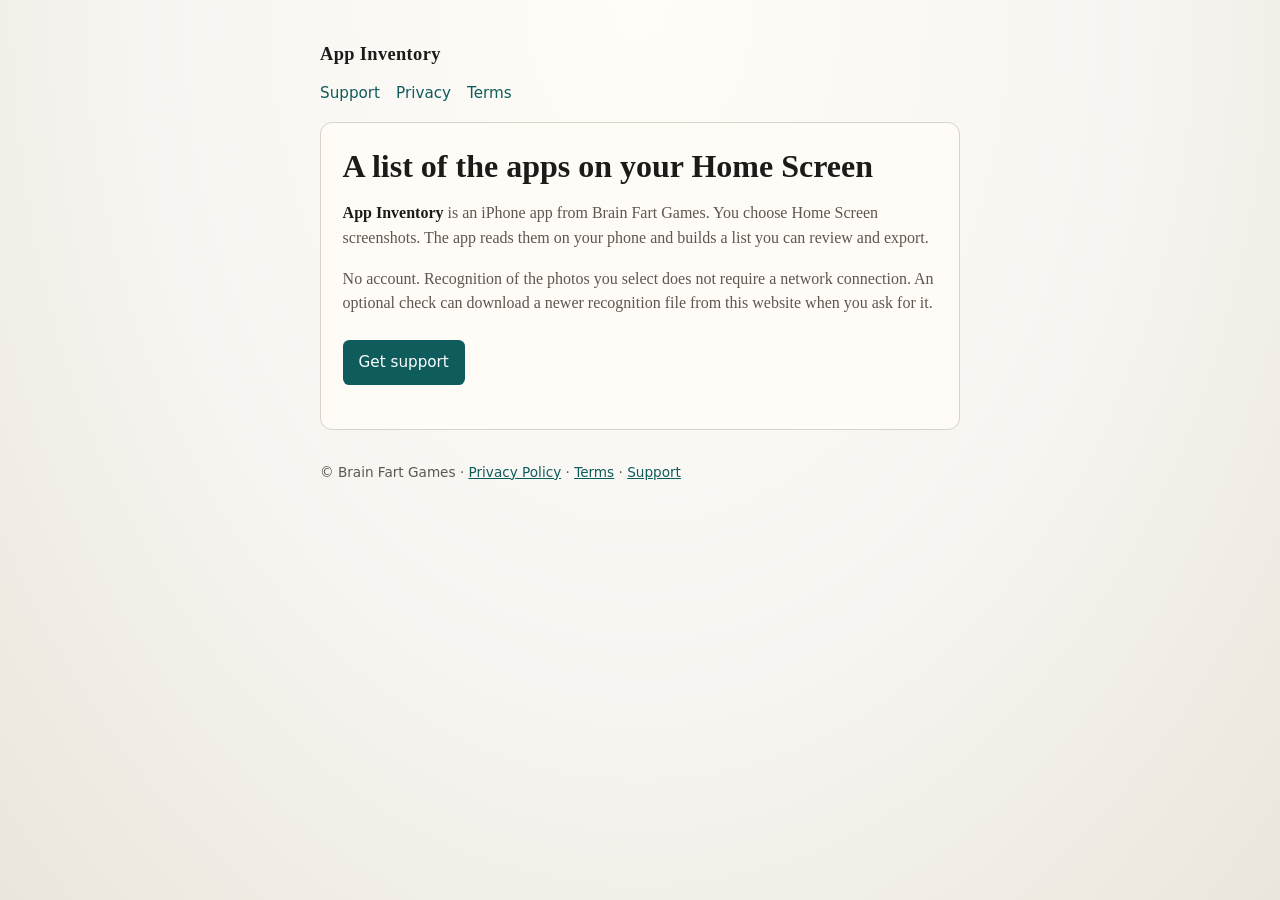
<file: index.html>
<!DOCTYPE html>
<html lang="en">
<head>
  <meta charset="utf-8">
  <meta name="viewport" content="width=device-width, initial-scale=1">
  <title>App Inventory</title>
  <meta name="description" content="App Inventory — an iPhone app that lists apps from Home Screen screenshots you choose.">
  <link rel="stylesheet" href="styles.css">
</head>
<body>
  <header>
    <a class="brand" href="index.html">App Inventory</a>
    <nav aria-label="Primary">
      <a href="support.html">Support</a>
      <a href="privacy.html">Privacy</a>
      <a href="terms.html">Terms</a>
    </nav>
  </header>
  <main>
    <h1>A list of the apps on your Home Screen</h1>
    <p>
      <strong>App Inventory</strong> is an iPhone app from Brain Fart Games.
      You choose Home Screen screenshots. The app reads them on your phone
      and builds a list you can review and export.
    </p>
    <p>
      No account. Recognition of the photos you select does not require a
      network connection. An optional check can download a newer recognition
      file from this website when you ask for it.
    </p>
    <p>
      <a class="cta" href="support.html">Get support</a>
    </p>
  </main>
  <footer>
    <p>© Brain Fart Games · <a href="privacy.html">Privacy Policy</a> · <a href="terms.html">Terms</a> · <a href="support.html">Support</a></p>
  </footer>
</body>
</html>
</file>
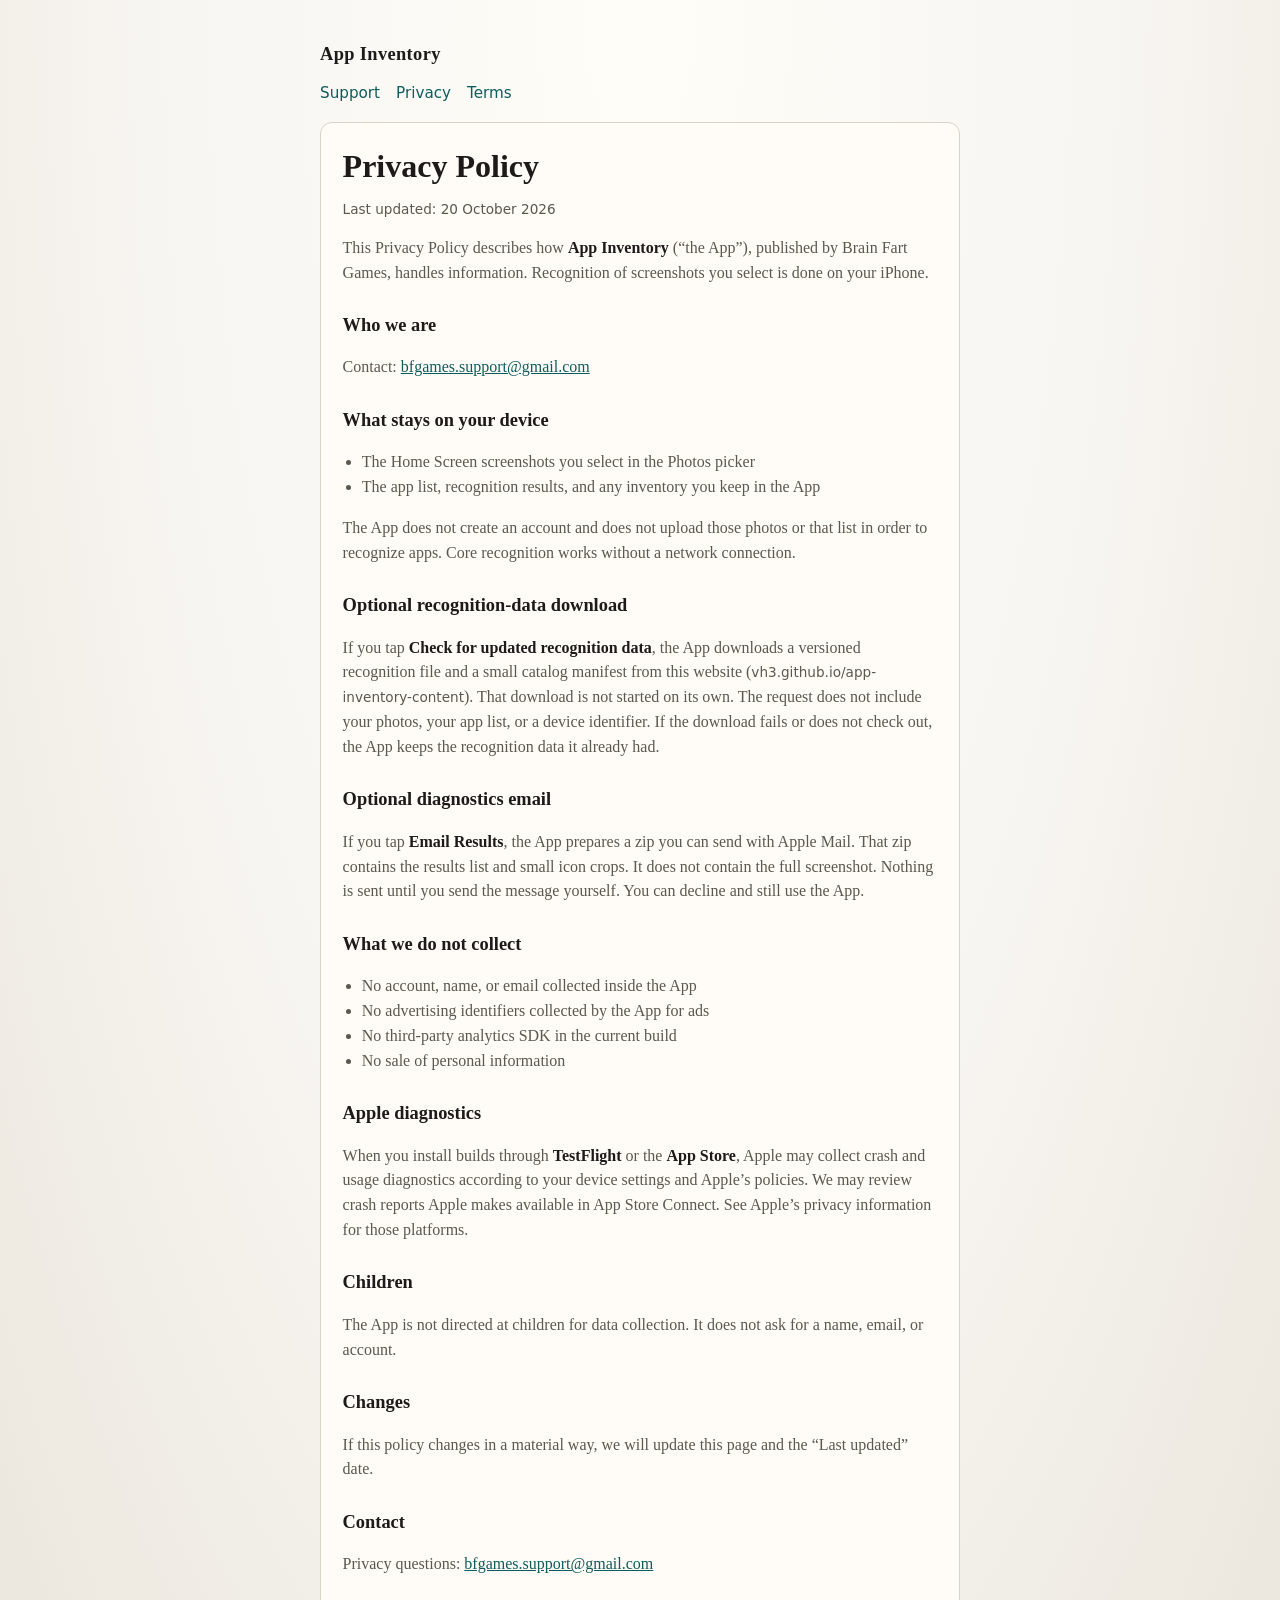
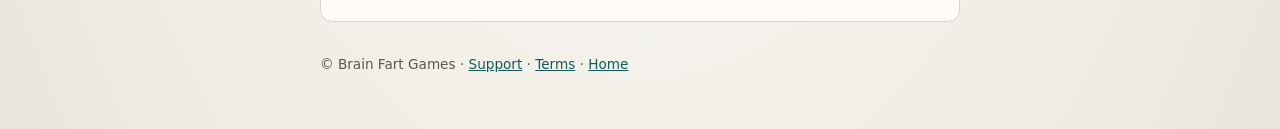
<file: privacy.html>
<!DOCTYPE html>
<html lang="en">
<head>
  <meta charset="utf-8">
  <meta name="viewport" content="width=device-width, initial-scale=1">
  <title>Privacy Policy — App Inventory</title>
  <meta name="description" content="Privacy Policy for the App Inventory iPhone app.">
  <link rel="stylesheet" href="styles.css">
</head>
<body>
  <header>
    <a class="brand" href="index.html">App Inventory</a>
    <nav aria-label="Primary">
      <a href="support.html">Support</a>
      <a href="privacy.html" aria-current="page">Privacy</a>
      <a href="terms.html">Terms</a>
    </nav>
  </header>
  <main>
    <h1>Privacy Policy</h1>
    <p class="meta">Last updated: 20 October 2026</p>
    <p>
      This Privacy Policy describes how <strong>App Inventory</strong>
      (“the App”), published by Brain Fart Games, handles information.
      Recognition of screenshots you select is done on your iPhone.
    </p>

    <h2>Who we are</h2>
    <p>
      Contact:
      <a href="mailto:bfgames.support@gmail.com">bfgames.support@gmail.com</a>
    </p>

    <h2>What stays on your device</h2>
    <ul>
      <li>The Home Screen screenshots you select in the Photos picker</li>
      <li>The app list, recognition results, and any inventory you keep in the App</li>
    </ul>
    <p>
      The App does not create an account and does not upload those photos
      or that list in order to recognize apps. Core recognition works
      without a network connection.
    </p>

    <h2>Optional recognition-data download</h2>
    <p>
      If you tap <strong>Check for updated recognition data</strong>, the App
      downloads a versioned recognition file and a small catalog manifest
      from this website (<span class="meta">vh3.github.io/app-inventory-content</span>).
      That download is not started on its own. The request does not include
      your photos, your app list, or a device identifier. If the download
      fails or does not check out, the App keeps the recognition data it
      already had.
    </p>

    <h2>Optional diagnostics email</h2>
    <p>
      If you tap <strong>Email Results</strong>, the App prepares a zip you
      can send with Apple Mail. That zip contains the results list and small
      icon crops. It does not contain the full screenshot. Nothing is sent
      until you send the message yourself. You can decline and still use
      the App.
    </p>

    <h2>What we do not collect</h2>
    <ul>
      <li>No account, name, or email collected inside the App</li>
      <li>No advertising identifiers collected by the App for ads</li>
      <li>No third-party analytics SDK in the current build</li>
      <li>No sale of personal information</li>
    </ul>

    <h2>Apple diagnostics</h2>
    <p>
      When you install builds through <strong>TestFlight</strong> or the
      <strong>App Store</strong>, Apple may collect crash and usage diagnostics
      according to your device settings and Apple’s policies. We may review
      crash reports Apple makes available in App Store Connect. See Apple’s
      privacy information for those platforms.
    </p>

    <h2>Children</h2>
    <p>
      The App is not directed at children for data collection. It does not
      ask for a name, email, or account.
    </p>

    <h2>Changes</h2>
    <p>
      If this policy changes in a material way, we will update this page
      and the “Last updated” date.
    </p>

    <h2>Contact</h2>
    <p>
      Privacy questions:
      <a href="mailto:bfgames.support@gmail.com">bfgames.support@gmail.com</a>
    </p>
  </main>
  <footer>
    <p>© Brain Fart Games · <a href="support.html">Support</a> · <a href="terms.html">Terms</a> · <a href="index.html">Home</a></p>
  </footer>
</body>
</html>
</file>
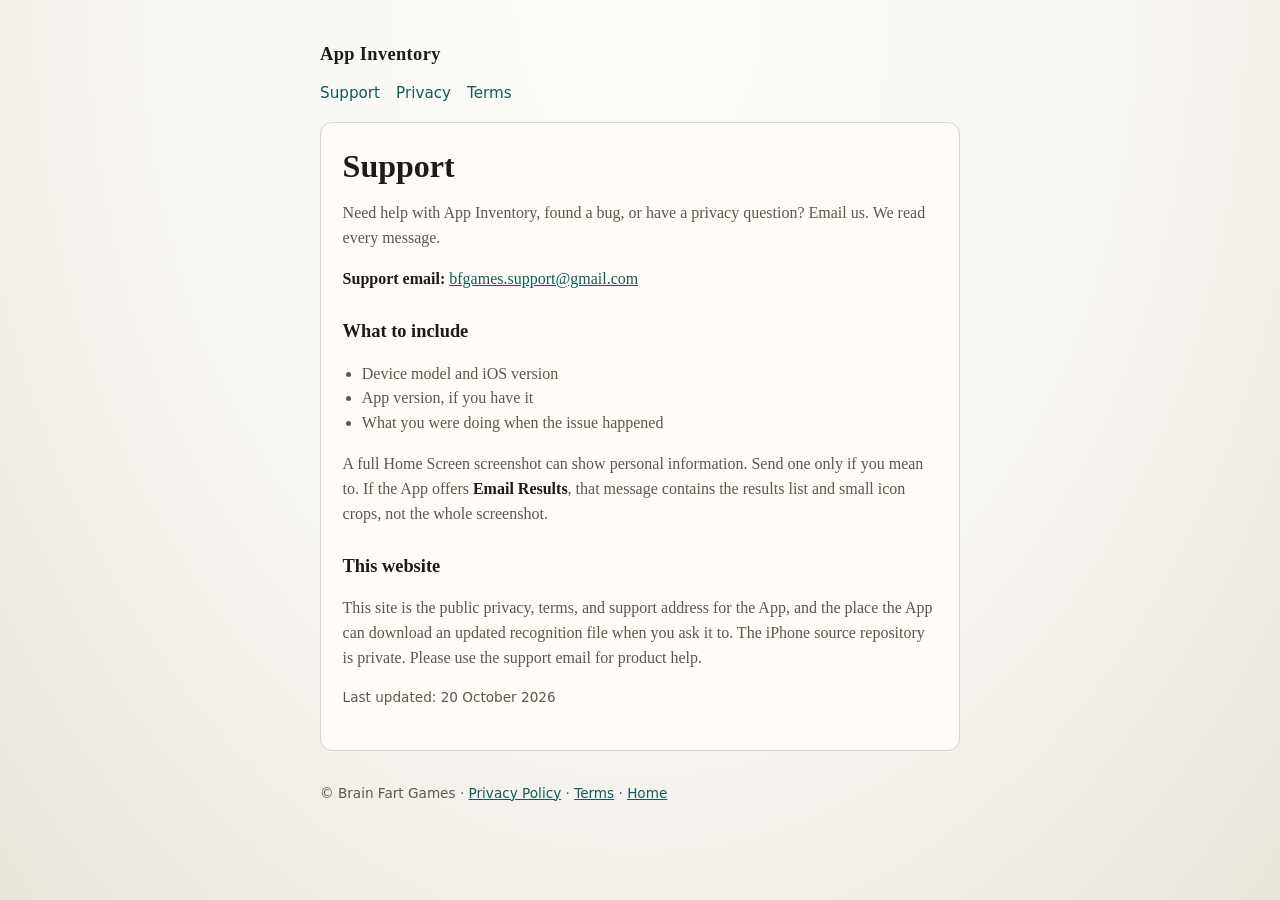
<file: support.html>
<!DOCTYPE html>
<html lang="en">
<head>
  <meta charset="utf-8">
  <meta name="viewport" content="width=device-width, initial-scale=1">
  <title>Support — App Inventory</title>
  <meta name="description" content="How to contact App Inventory support.">
  <link rel="stylesheet" href="styles.css">
</head>
<body>
  <header>
    <a class="brand" href="index.html">App Inventory</a>
    <nav aria-label="Primary">
      <a href="support.html" aria-current="page">Support</a>
      <a href="privacy.html">Privacy</a>
      <a href="terms.html">Terms</a>
    </nav>
  </header>
  <main>
    <h1>Support</h1>
    <p>
      Need help with App Inventory, found a bug, or have a privacy question?
      Email us. We read every message.
    </p>
    <p>
      <strong>Support email:</strong>
      <a href="mailto:bfgames.support@gmail.com">bfgames.support@gmail.com</a>
    </p>
    <h2>What to include</h2>
    <ul>
      <li>Device model and iOS version</li>
      <li>App version, if you have it</li>
      <li>What you were doing when the issue happened</li>
    </ul>
    <p>
      A full Home Screen screenshot can show personal information. Send one
      only if you mean to. If the App offers <strong>Email Results</strong>,
      that message contains the results list and small icon crops, not the
      whole screenshot.
    </p>
    <h2>This website</h2>
    <p>
      This site is the public privacy, terms, and support address for the
      App, and the place the App can download an updated recognition file
      when you ask it to. The iPhone source repository is private. Please
      use the support email for product help.
    </p>
    <p class="meta">Last updated: 20 October 2026</p>
  </main>
  <footer>
    <p>© Brain Fart Games · <a href="privacy.html">Privacy Policy</a> · <a href="terms.html">Terms</a> · <a href="index.html">Home</a></p>
  </footer>
</body>
</html>
</file>
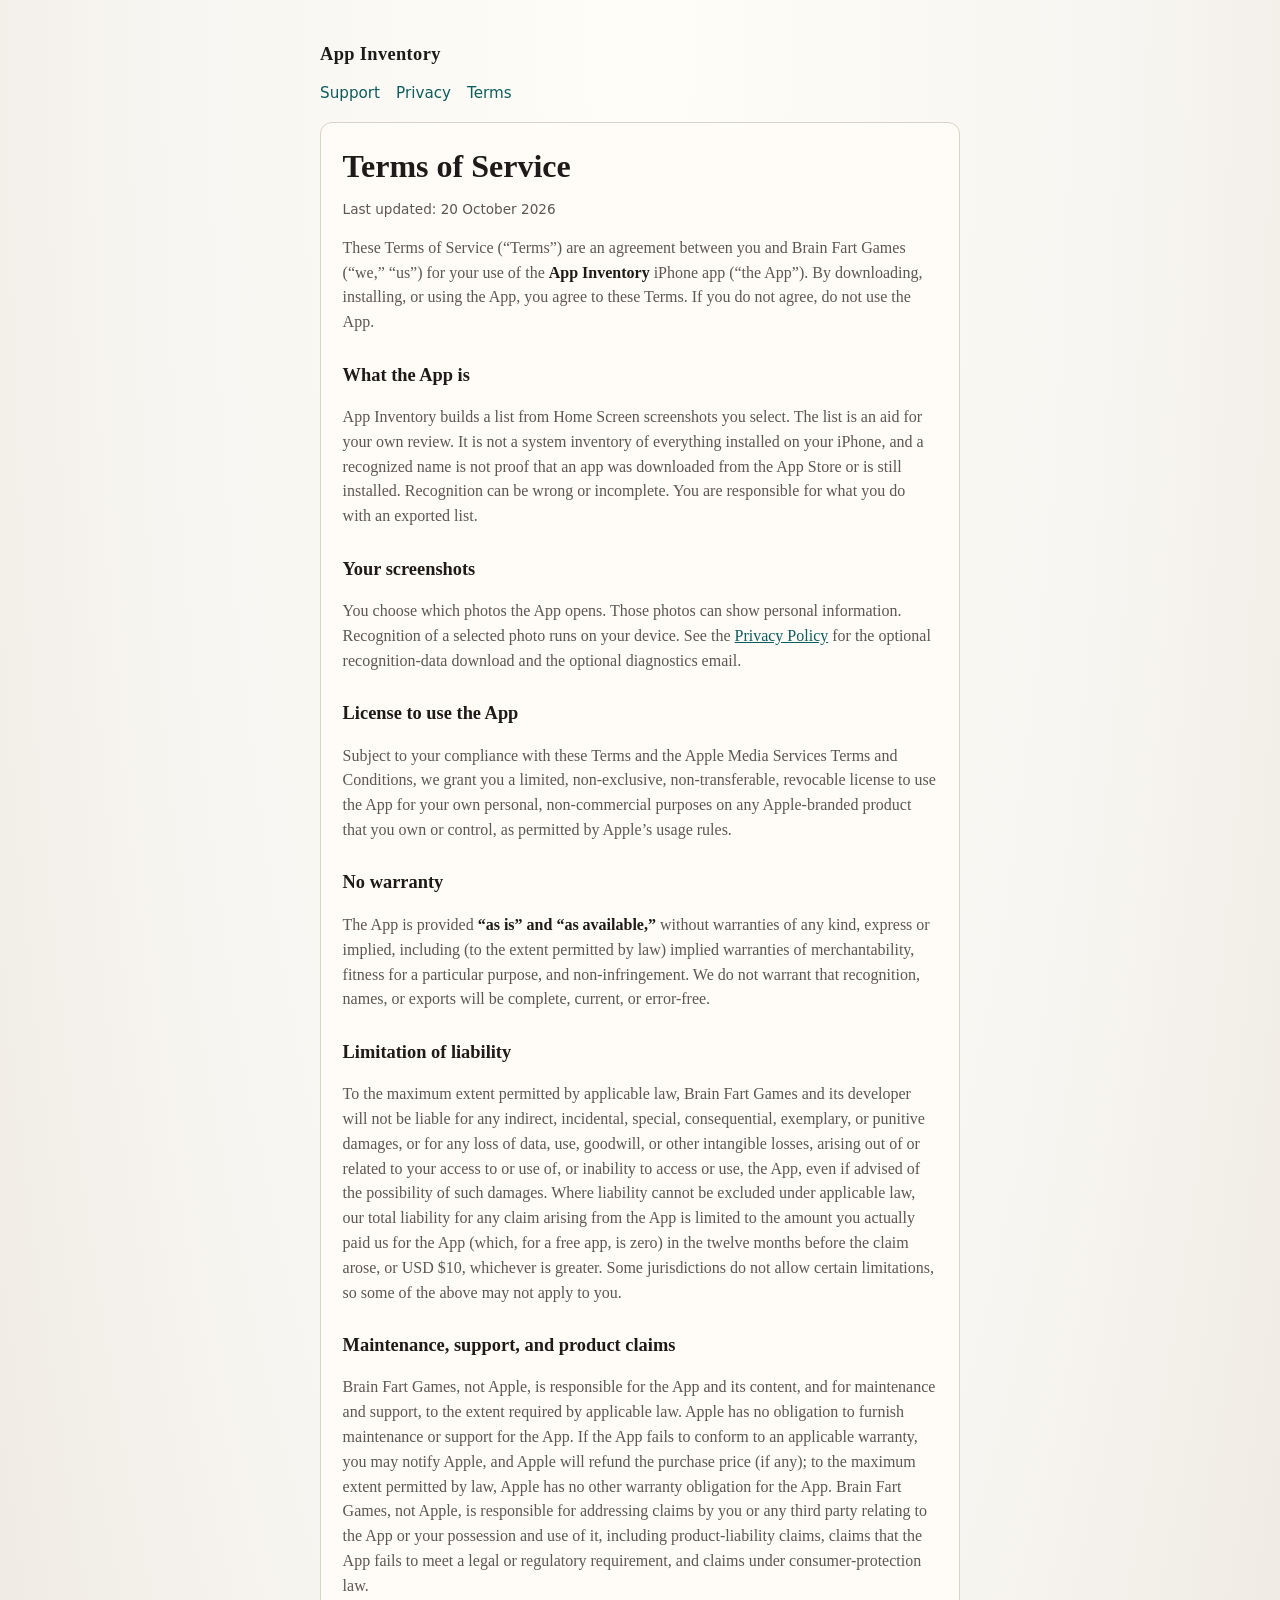
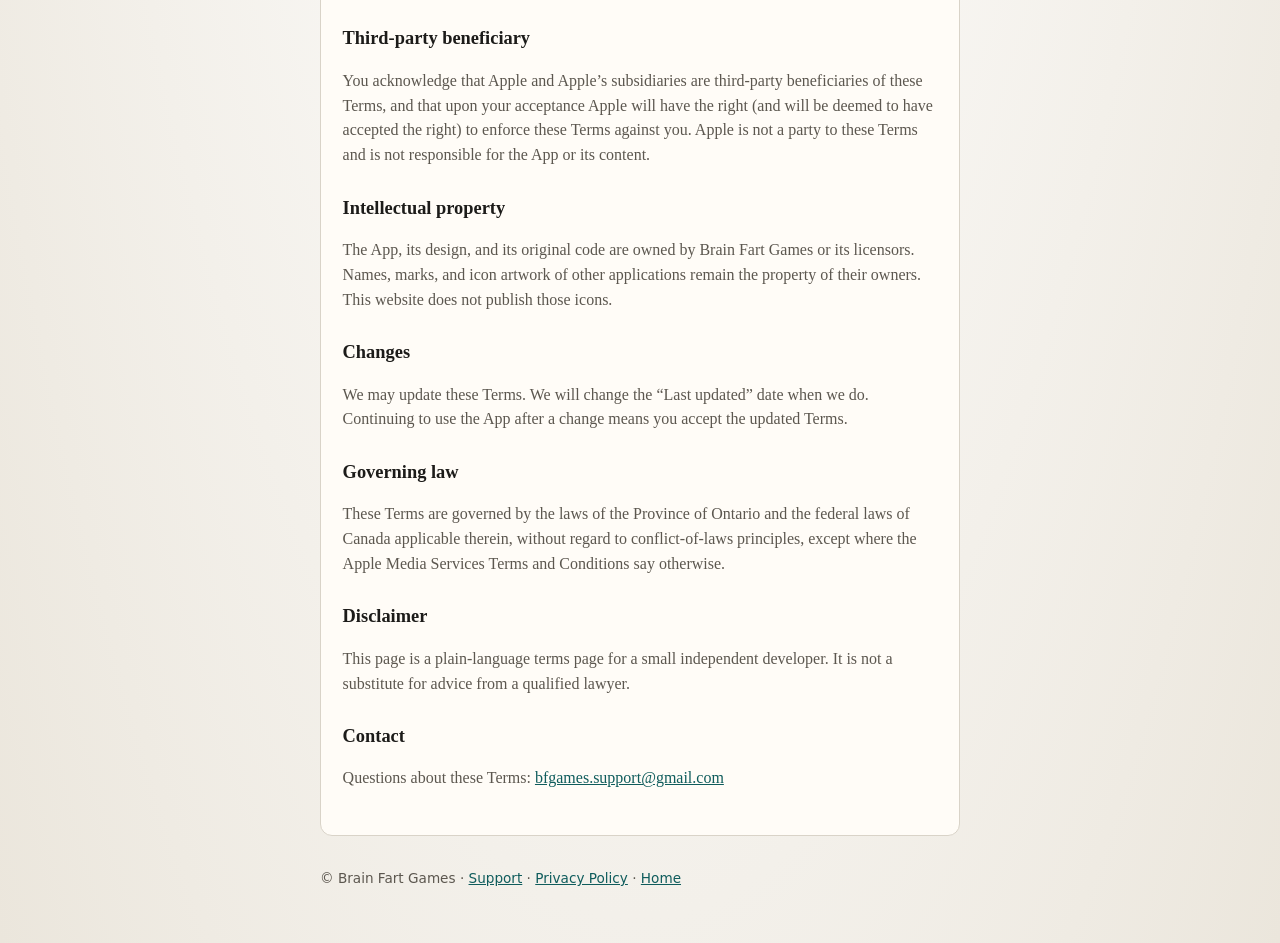
<file: terms.html>
<!DOCTYPE html>
<html lang="en">
<head>
  <meta charset="utf-8">
  <meta name="viewport" content="width=device-width, initial-scale=1">
  <title>Terms of Service — App Inventory</title>
  <meta name="description" content="Terms of Service for the App Inventory iPhone app.">
  <link rel="stylesheet" href="styles.css">
</head>
<body>
  <header>
    <a class="brand" href="index.html">App Inventory</a>
    <nav aria-label="Primary">
      <a href="support.html">Support</a>
      <a href="privacy.html">Privacy</a>
      <a href="terms.html" aria-current="page">Terms</a>
    </nav>
  </header>
  <main>
    <h1>Terms of Service</h1>
    <p class="meta">Last updated: 20 October 2026</p>
    <p>
      These Terms of Service (“Terms”) are an agreement between you and
      Brain Fart Games (“we,” “us”) for your use of the <strong>App Inventory</strong>
      iPhone app (“the App”). By downloading, installing, or using the App,
      you agree to these Terms. If you do not agree, do not use the App.
    </p>

    <h2>What the App is</h2>
    <p>
      App Inventory builds a list from Home Screen screenshots you select.
      The list is an aid for your own review. It is not a system inventory
      of everything installed on your iPhone, and a recognized name is not
      proof that an app was downloaded from the App Store or is still
      installed. Recognition can be wrong or incomplete. You are responsible
      for what you do with an exported list.
    </p>

    <h2>Your screenshots</h2>
    <p>
      You choose which photos the App opens. Those photos can show personal
      information. Recognition of a selected photo runs on your device.
      See the <a href="privacy.html">Privacy Policy</a> for the optional
      recognition-data download and the optional diagnostics email.
    </p>

    <h2>License to use the App</h2>
    <p>
      Subject to your compliance with these Terms and the Apple Media
      Services Terms and Conditions, we grant you a limited, non-exclusive,
      non-transferable, revocable license to use the App for your own
      personal, non-commercial purposes on any Apple-branded product that
      you own or control, as permitted by Apple’s usage rules.
    </p>

    <h2>No warranty</h2>
    <p>
      The App is provided <strong>“as is” and “as available,”</strong>
      without warranties of any kind, express or implied, including
      (to the extent permitted by law) implied warranties of merchantability,
      fitness for a particular purpose, and non-infringement. We do not
      warrant that recognition, names, or exports will be complete, current,
      or error-free.
    </p>

    <h2>Limitation of liability</h2>
    <p>
      To the maximum extent permitted by applicable law, Brain Fart Games
      and its developer will not be liable for any indirect, incidental,
      special, consequential, exemplary, or punitive damages, or for any
      loss of data, use, goodwill, or other intangible losses, arising out
      of or related to your access to or use of, or inability to access or
      use, the App, even if advised of the possibility of such damages.
      Where liability cannot be excluded under applicable law, our total
      liability for any claim arising from the App is limited to the amount
      you actually paid us for the App (which, for a free app, is zero) in
      the twelve months before the claim arose, or USD $10, whichever is
      greater. Some jurisdictions do not allow certain limitations, so some
      of the above may not apply to you.
    </p>

    <h2>Maintenance, support, and product claims</h2>
    <p>
      Brain Fart Games, not Apple, is responsible for the App and its
      content, and for maintenance and support, to the extent required by
      applicable law. Apple has no obligation to furnish maintenance or
      support for the App. If the App fails to conform to an applicable
      warranty, you may notify Apple, and Apple will refund the purchase
      price (if any); to the maximum extent permitted by law, Apple has no
      other warranty obligation for the App. Brain Fart Games, not Apple,
      is responsible for addressing claims by you or any third party
      relating to the App or your possession and use of it, including
      product-liability claims, claims that the App fails to meet a legal
      or regulatory requirement, and claims under consumer-protection law.
    </p>

    <h2>Third-party beneficiary</h2>
    <p>
      You acknowledge that Apple and Apple’s subsidiaries are third-party
      beneficiaries of these Terms, and that upon your acceptance Apple
      will have the right (and will be deemed to have accepted the right)
      to enforce these Terms against you. Apple is not a party to these
      Terms and is not responsible for the App or its content.
    </p>

    <h2>Intellectual property</h2>
    <p>
      The App, its design, and its original code are owned by Brain Fart
      Games or its licensors. Names, marks, and icon artwork of other
      applications remain the property of their owners. This website does
      not publish those icons.
    </p>

    <h2>Changes</h2>
    <p>
      We may update these Terms. We will change the “Last updated” date
      when we do. Continuing to use the App after a change means you accept
      the updated Terms.
    </p>

    <h2>Governing law</h2>
    <p>
      These Terms are governed by the laws of the Province of Ontario and
      the federal laws of Canada applicable therein, without regard to
      conflict-of-laws principles, except where the Apple Media Services
      Terms and Conditions say otherwise.
    </p>

    <h2>Disclaimer</h2>
    <p>
      This page is a plain-language terms page for a small independent
      developer. It is not a substitute for advice from a qualified lawyer.
    </p>

    <h2>Contact</h2>
    <p>
      Questions about these Terms:
      <a href="mailto:bfgames.support@gmail.com">bfgames.support@gmail.com</a>
    </p>
  </main>
  <footer>
    <p>© Brain Fart Games · <a href="support.html">Support</a> · <a href="privacy.html">Privacy Policy</a> · <a href="index.html">Home</a></p>
  </footer>
</body>
</html>
</file>
<file: styles.css>
:root {
  --bg: #f7f5f1;
  --ink: #1c1b19;
  --muted: #5c574f;
  --accent: #0f5c5c;
  --rule: #d9d3c8;
  --card: #fffcf7;
  --max: 40rem;
}

* {
  box-sizing: border-box;
}

body {
  margin: 0;
  font-family: "Iowan Old Style", "Palatino Linotype", Palatino, "Book Antiqua", Georgia, serif;
  background: radial-gradient(ellipse at top, #fffdf8 0%, var(--bg) 55%, #ebe6dc 100%);
  color: var(--ink);
  line-height: 1.55;
  min-height: 100vh;
}

header,
main,
footer {
  width: min(100% - 2rem, var(--max));
  margin-inline: auto;
}

header {
  padding: 2.5rem 0 1rem;
}

header a.brand {
  color: var(--ink);
  text-decoration: none;
  font-weight: 700;
  letter-spacing: 0.02em;
  font-size: 1.15rem;
}

nav {
  display: flex;
  gap: 1rem;
  flex-wrap: wrap;
  margin-top: 0.85rem;
}

nav a {
  color: var(--accent);
  text-decoration: none;
  font-family: system-ui, -apple-system, sans-serif;
  font-size: 0.95rem;
}

nav a:hover,
nav a:focus-visible {
  text-decoration: underline;
}

main {
  background: var(--card);
  border: 1px solid var(--rule);
  border-radius: 0.75rem;
  padding: 1.5rem 1.35rem 1.75rem;
  margin-bottom: 2rem;
}

h1 {
  margin: 0 0 0.75rem;
  font-size: clamp(1.6rem, 4vw, 2rem);
  line-height: 1.2;
}

h2 {
  margin: 1.6rem 0 0.5rem;
  font-size: 1.15rem;
}

p,
li {
  color: var(--muted);
}

p strong,
li strong {
  color: var(--ink);
}

ul {
  padding-left: 1.2rem;
}

a {
  color: var(--accent);
}

.cta {
  display: inline-block;
  margin-top: 0.5rem;
  padding: 0.65rem 1rem;
  background: var(--accent);
  color: #fff;
  text-decoration: none;
  border-radius: 0.4rem;
  font-family: system-ui, -apple-system, sans-serif;
  font-size: 0.95rem;
}

.cta:hover,
.cta:focus-visible {
  filter: brightness(1.08);
}

.meta {
  font-family: system-ui, -apple-system, sans-serif;
  font-size: 0.85rem;
  color: var(--muted);
}

footer {
  padding: 0 0 2.5rem;
  font-family: system-ui, -apple-system, sans-serif;
  font-size: 0.85rem;
  color: var(--muted);
}
</file>
